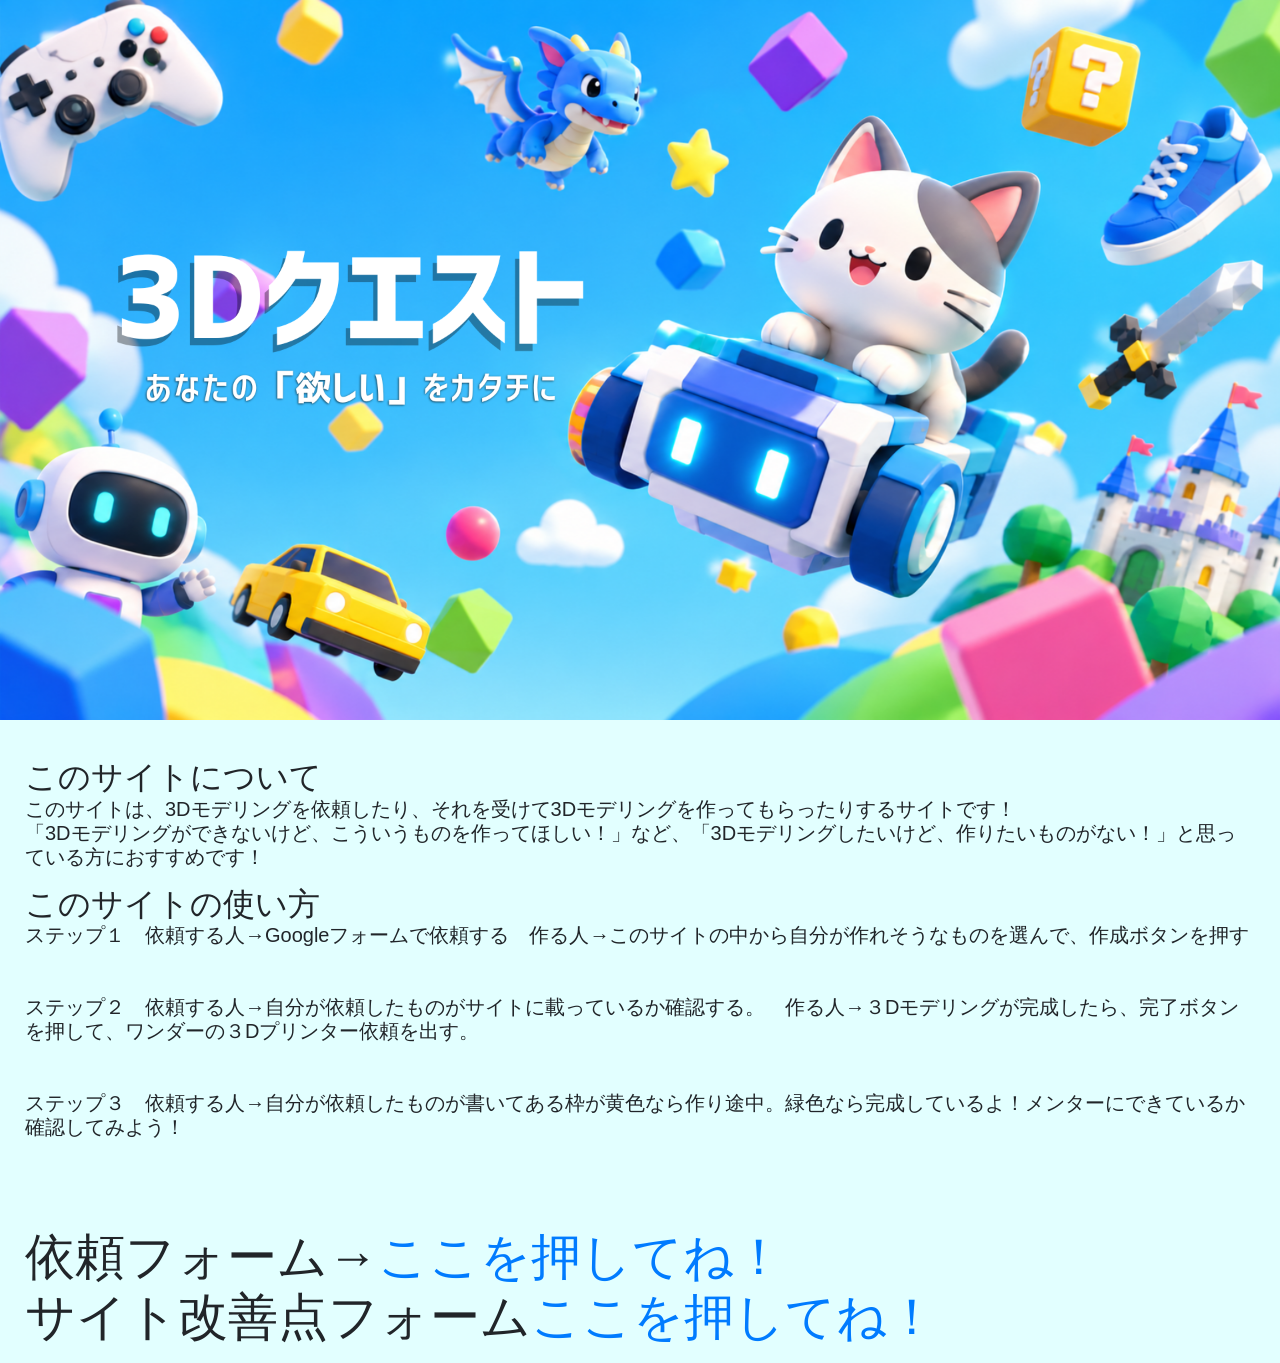
<file: index.html>
<!DOCTYPE html>
<html lang="ja">
<head>
    <meta charset="utf-8">
    <title>3Dモデリングクエスト！！</title>
    <meta name="description" content="依頼された3Dデザインを作ろう！！">
    <meta name="viewport" content="width=device-width, initial-scale=1">
    <link rel="stylesheet" href="https://stackpath.bootstrapcdn.com/bootstrap/4.1.3/css/bootstrap.min.css" integrity="sha384-MCw98/SFnGE8fJT3GXwEOngsV7Zt27NXFoaoApmYm81iuXoPkFOJwJ8ERdknLPMO" crossorigin="anonymous">


    <!-- CSS -->
    <link rel="stylesheet" href="style.css">
    <script src="script.js" defer></script>
</head>

<body class="body">

    <div class="top-item">
        <img class="img-fluid" src="img/top-img2.png" alt="TOP画像">
            <div class="text">
                <h2 class="setumei">
                        <br>このサイトについて
                        <p class="setumei-text">
                            このサイトは、3Dモデリングを依頼したり、それを受けて3Dモデリングを作ってもらったりするサイトです！
                            <br>「3Dモデリングができないけど、こういうものを作ってほしい！」など、「3Dモデリングしたいけど、作りたいものがない！」と思っている方におすすめです！
                        </p>
                    </h2>
                    <h2 class="setumei">
                        このサイトの使い方
                        <p class="setumei-text">
                            ステップ１　依頼する人→Googleフォームで依頼する　作る人→このサイトの中から自分が作れそうなものを選んで、作成ボタンを押す
                            <br><br><br>ステップ２　依頼する人→自分が依頼したものがサイトに載っているか確認する。　作る人→３Dモデリングが完成したら、完了ボタンを押して、ワンダーの３Dプリンター依頼を出す。
                            <br><br><br>ステップ３　依頼する人→自分が依頼したものが書いてある枠が黄色なら作り途中。緑色なら完成しているよ！メンターにできているか確認してみよう！
                            <br><br><br><br>
                            <p class="irai-text">
                            依頼フォーム→<a href="https://docs.google.com/forms/d/e/1FAIpQLSc8pAVr5uwr4joXFPwMw71i-SVGMznY-z2V2qNnvP-nFbFBvw/viewform?usp=header">ここを押してね！</a>
                            <br>サイト改善点フォーム<a href="//docs.google.com/forms/d/e/1FAIpQLScSR-TO1bqp5Bq_AK73-ERbmeC1uyzL75jL0htfKL_zoQ0tPw/viewform?usp=publish-editor">ここを押してね！</a>
                        </p>
                        </p>
                    </h2>
            </div>
        
    </div>

    <!-- 動的要素が追加される親コンテナ -->
    <ul class="spreadsheets ">
        <!-- 複製元（ひな形） -->
        <li class="spreadsheets--item js-base">
            <h2 class="spreadsheets--irai"></h2>
            <p class="spreadsheets--gaiyou"></p>
            <h3 class="spreadsheets--name"></h3>
            <div class="button-group">
                <button class="btn1">作成</button>
                <button class="btn2" disabled>完了</button>
            </div>
        </li>
    </ul>

     <script src="https://code.jquery.com/jquery-3.3.1.slim.min.js" integrity="sha384-q8i/X+965DzO0rT7abK41JStQIAqVgRVzpbzo5smXKp4YfRvH+8abtTE1Pi6jizo" crossorigin="anonymous"></script>
    <script src="https://cdnjs.cloudflare.com/ajax/libs/popper.js/1.14.3/umd/popper.min.js" integrity="sha384-ZMP7rVo3mIykV+2+9J3UJ46jBk0WLaUAdn689aCwoqbBJiSnjAK/l8WvCWPIPm49" crossorigin="anonymous"></script>
    <script src="https://stackpath.bootstrapcdn.com/bootstrap/4.1.3/js/bootstrap.min.js" integrity="sha384-ChfqqxuZUCnJSK3+MXmPNIyE6ZbWh2IMqE241rYiqJxyMiZ6OW/JmZQ5stwEULTy" crossorigin="anonymous"></script>
</body>
</html>
</file>
<file: style.css>
.body{
    background-color: rgb(226, 255, 255);
}




.navbar-nav {
    justify-content: center;
    gap: 40px;
    display: flex;
    font-size: 20px;
}


 
@keyframes fadeIn {
  0% {
    opacity: 0;
  }
  100% {
    opacity: 1;
  }
}

.text{
    margin-left: 25px;
    margin-right: 25px;
}


.setumei-text {
    font-size: 20px;
}

.spase {
    border: 3px solid #ffffff;
    /* 緑色の枠線 */
    border-radius: 10px;
    /* 角を丸くする */
   
    
    background-color: #f9fff9;
    /* 背景色 */
    margin: 0 auto;

    margin-bottom: 30px; 
}

.container-p {
    margin-right: 200px;
}

/* ここから下は、作成中ページのCSS */

.irai-text{
    font-size: 50px;
}


.top-text-sakusei {
    margin-left: 550px;
    position: relative;
    margin-top: -500px;
    font-size: 100px;
}


/* 1. 通常時のカード（最初） */
.spreadsheets--item {
    background-color: #ffffff; /* 白 */
    transition: background-color 0.3s ease;
    border: 2px solid #ffffff; /* 太さ（2px）、線の種類（実線）、色（黒） */
  padding: 16px;            /* ボックスの内側の余白 */
  margin: 16px 0;           /* ボックスの外側の余白 */
  border-radius: 20px; 
}

/* 2. 「作成」を押したとき（作成中） */
.spreadsheets--item.is-creating {
    background-color: #fffb00; /* 薄いオレンジ */
}

/* 3. 「完了」を押したとき */
.spreadsheets--item.is-completed {
    background-color: #00c81b; /* 薄い緑 */
}


ボタンデザイン

.btn1,
button.btn1 {
  color: #000000;
  background-color: #fffb00;
  border-radius: 10px;
  width: 80px;
  height: 70px;
  font-size: 20px;
  font-family: 'ヒラギノ丸ゴ ProN','Hiragino Maru Gothic ProN';
}

.btn2,
button.btn2 {
  color: #000000;
  background-color: #00c81b;
  border-radius: 10px;
  width: 80px;
  height: 70px;
  font-size: 20px;
  font-family: 'ヒラギノ丸ゴ ProN','Hiragino Maru Gothic ProN';
}

/* 複製元（ひな形）を非表示にする */
/* 複製元（ひな形）を非表示にする */
.js-base {
    display: none;
}
</file>
